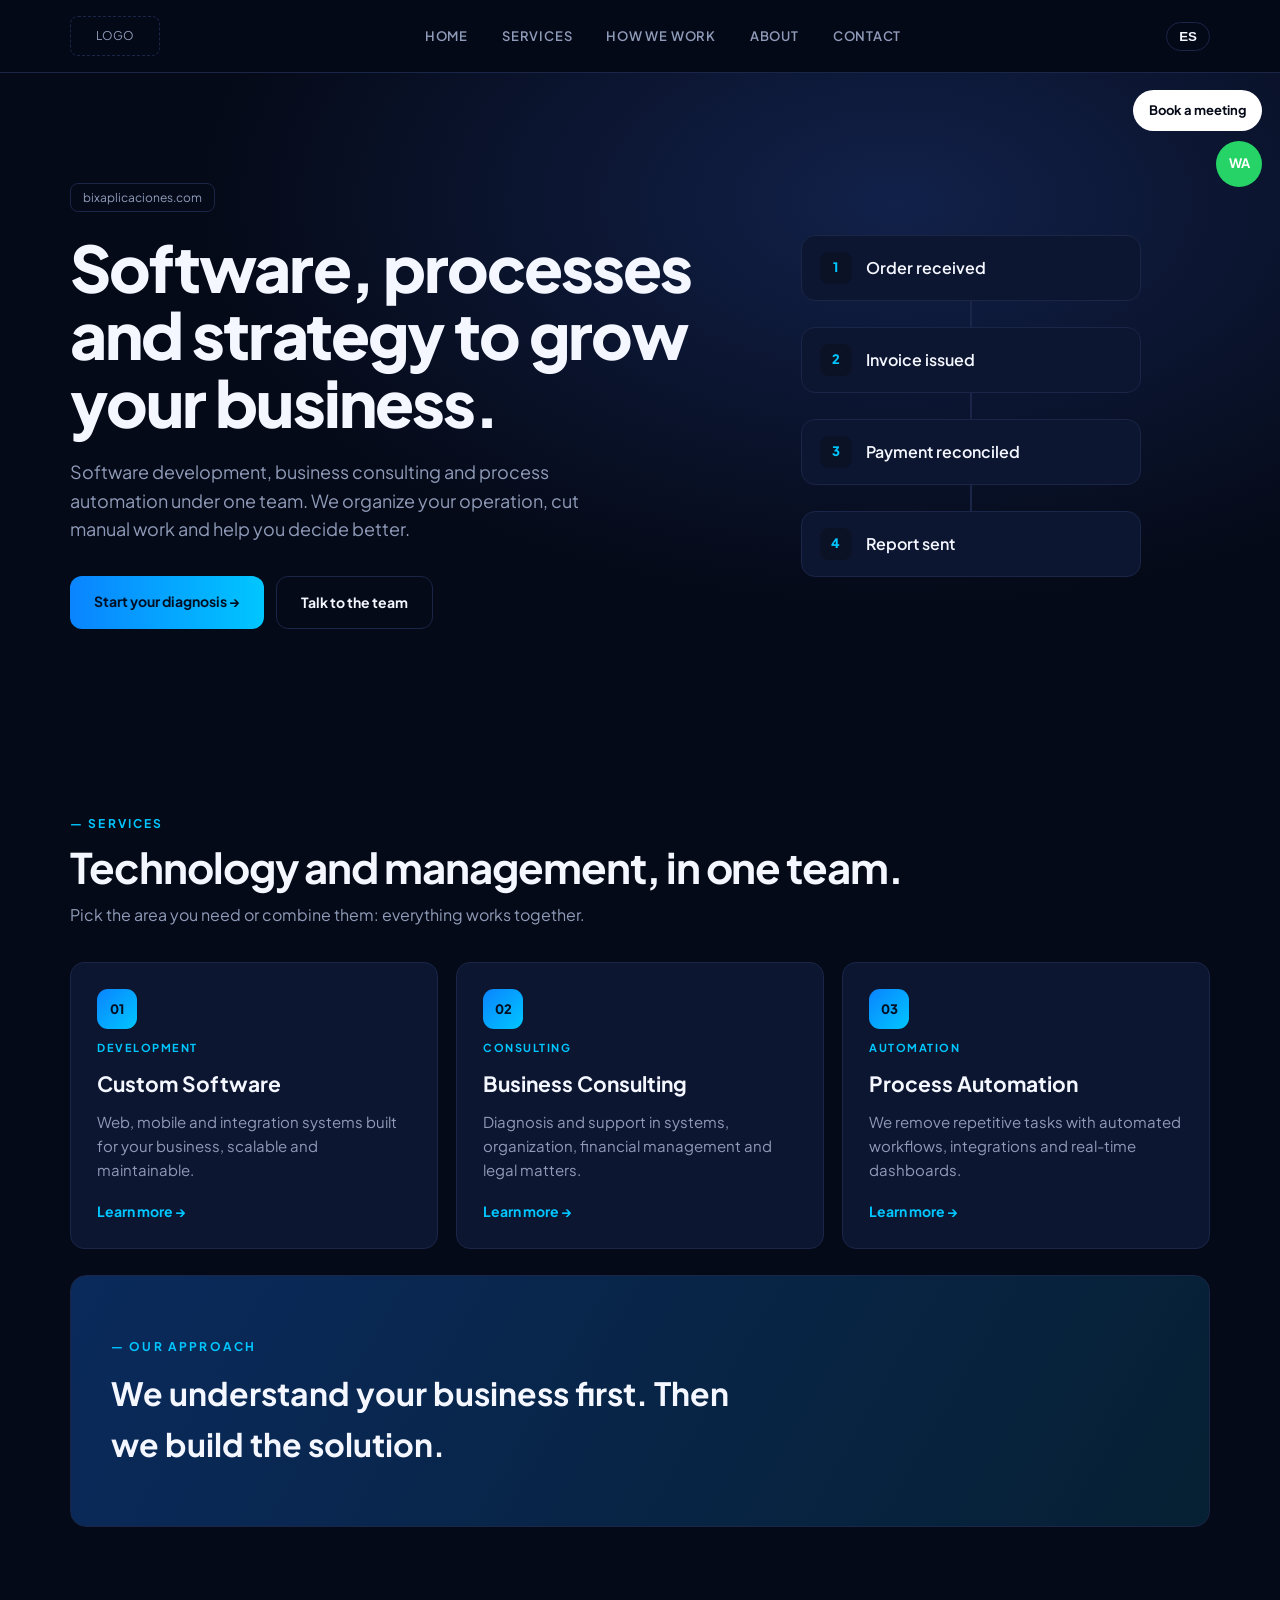
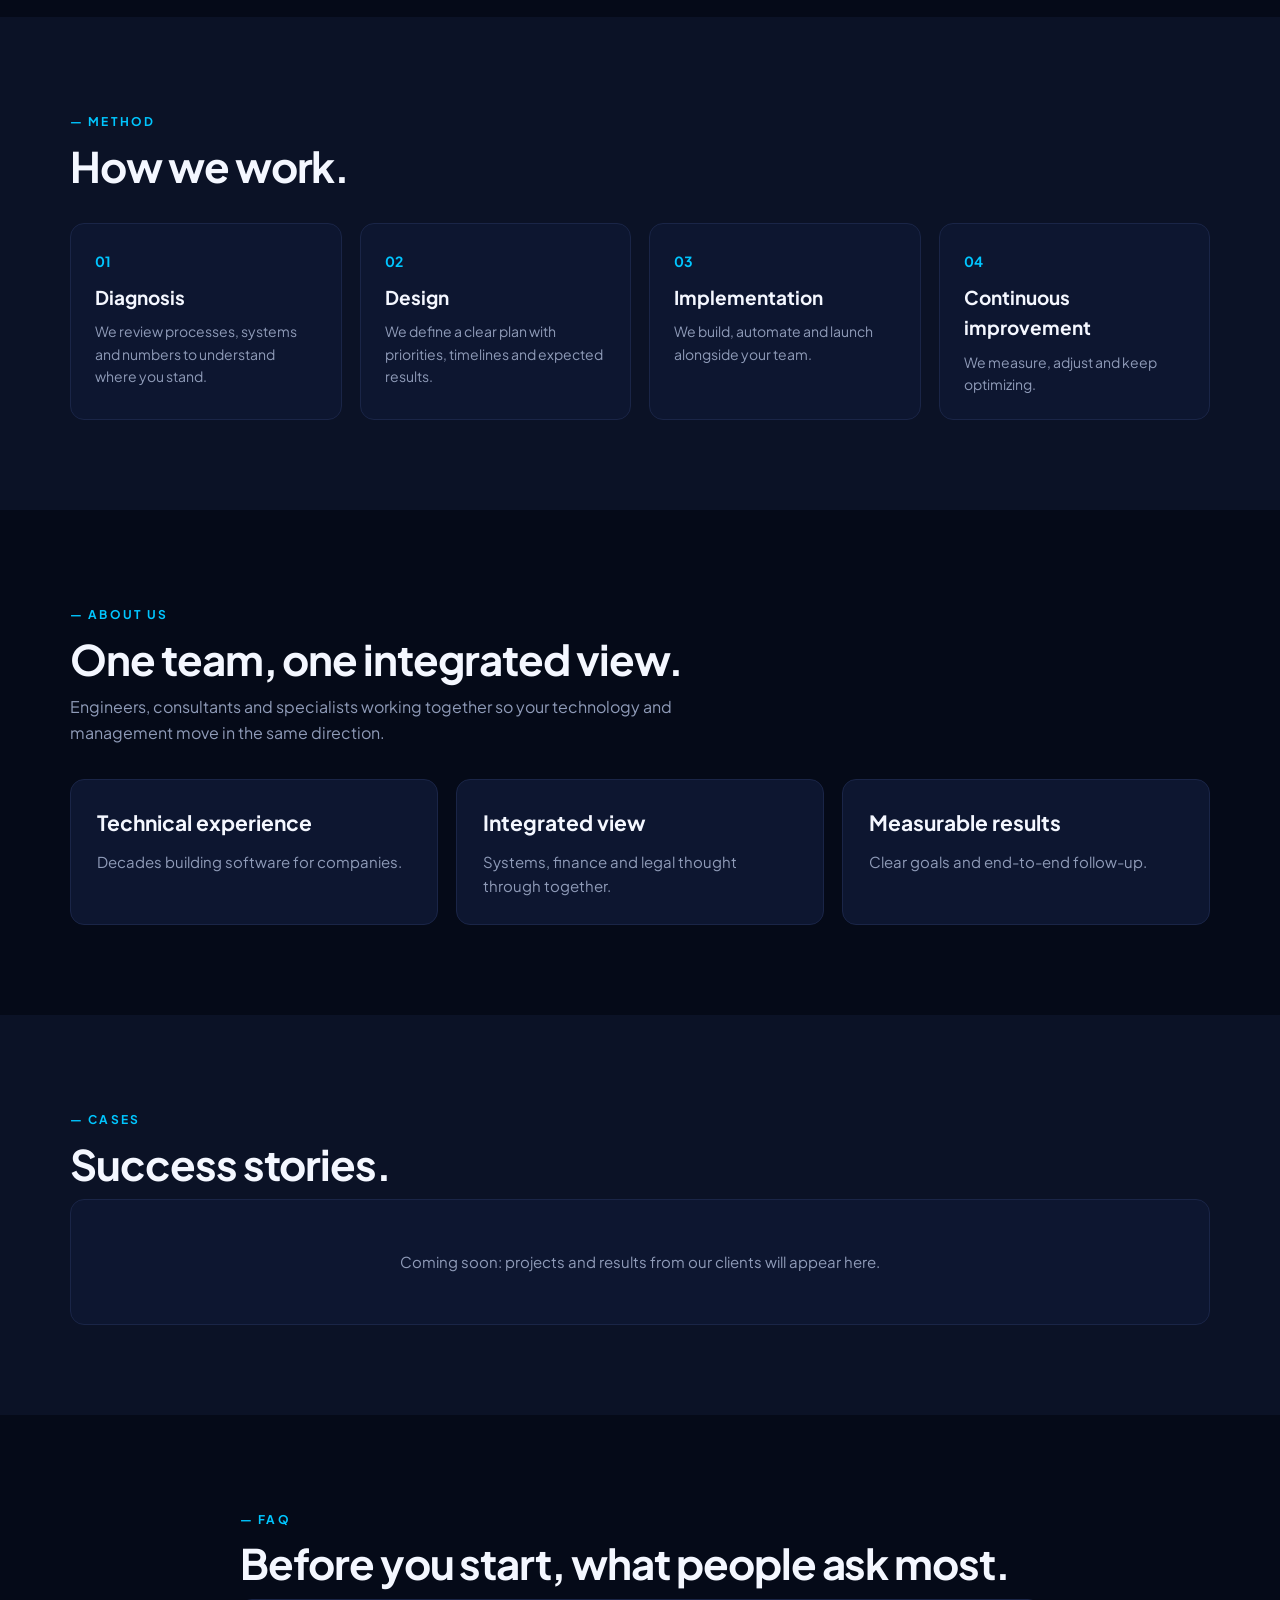
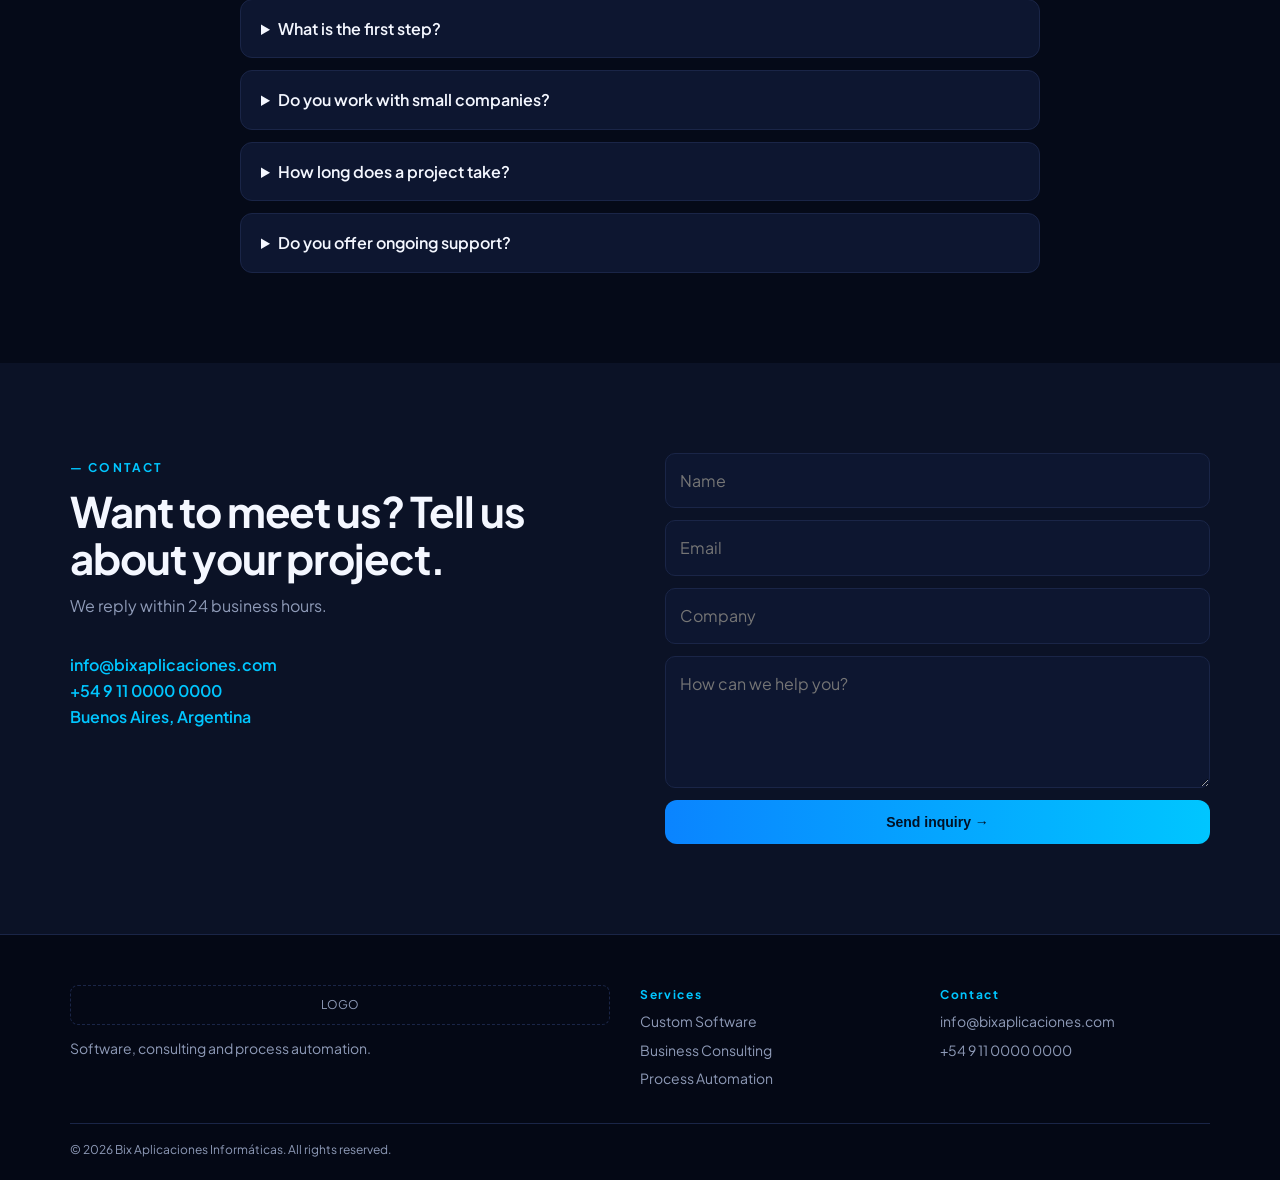
<file: index.html>
<!DOCTYPE html>
<html lang="es">
<head>
<meta charset="UTF-8">
<meta name="viewport" content="width=device-width, initial-scale=1">
<title>Bix Aplicaciones | Software, Consultoría y Automatización</title>
<meta name="description" content="Software, consultoría de empresas y automatización de procesos.">
<link rel="preconnect" href="https://fonts.googleapis.com">
<link href="https://fonts.googleapis.com/css2?family=Plus+Jakarta+Sans:wght@400;500;600;700;800&display=swap" rel="stylesheet">
<link rel="stylesheet" href="styles.css">
</head>
<body>

<header class="nav">
  <div class="container nav-in">
    <!-- LOGO: reemplazar este div por tu <img> -->
    <a href="index.html" class="logo" id="logo">LOGO</a>
    <nav class="menu" id="menu">
      <a href="index.html#inicio" data-i18n="nav_home">Inicio</a>
      <a href="index.html#servicios" data-i18n="nav_services">Servicios</a>
      <a href="index.html#metodo" data-i18n="nav_method">Cómo trabajamos</a>
      <a href="index.html#nosotros" data-i18n="nav_about">Nosotros</a>
      <a href="index.html#contacto" data-i18n="nav_contact">Contacto</a>
    </nav>
    <div class="nav-right">
      <button class="lang" id="langBtn" aria-label="Idioma">EN</button>
      <button class="burger" id="burger" aria-label="Menú">☰</button>
    </div>
  </div>
</header>

<main>
<section class="hero" id="inicio">
  <div class="container hero-grid">
    <div>
      <span class="tag">bixaplicaciones.com</span>
      <h1 data-i18n="hero_title">Software, procesos y estrategia para hacer crecer tu empresa.</h1>
      <p class="lead" data-i18n="hero_text">Desarrollo de software, consultoría de empresas y automatización de procesos bajo un mismo equipo.</p>
      <div class="btns">
        <a class="btn primary" href="#contacto" data-i18n="hero_cta1">Empezá tu diagnóstico →</a>
        <a class="btn ghost" href="#contacto" data-i18n="hero_cta2">Hablar con el equipo</a>
      </div>
    </div>

    <!-- Flujo de automatización animado -->
    <div class="flow" aria-hidden="true">
      <div class="fnode" style="--d:0s"><i>1</i><span data-i18n="fl1">Pedido recibido</span><em>✓</em></div>
      <div class="fline" style="--d:0s"></div>
      <div class="fnode" style="--d:2s"><i>2</i><span data-i18n="fl2">Factura emitida</span><em>✓</em></div>
      <div class="fline" style="--d:.7s"></div>
      <div class="fnode" style="--d:4s"><i>3</i><span data-i18n="fl3">Cobro conciliado</span><em>✓</em></div>
      <div class="fline" style="--d:1.4s"></div>
      <div class="fnode" style="--d:6s"><i>4</i><span data-i18n="fl4">Reporte enviado</span><em>✓</em></div>
    </div>
  </div>
</section>

<section id="servicios" class="section">
  <div class="container">
    <span class="eyebrow" data-i18n="svc_eyebrow">— SERVICIOS</span>
    <h2 data-i18n="svc_title">Tecnología y gestión, en un solo equipo.</h2>
    <p class="sub" data-i18n="svc_sub">Elegí el área que necesitás o combinalas: todo conversa entre sí.</p>
    <div class="grid3">
      <article class="card">
        <div class="ico">01</div>
        <small data-i18n="s1_tag">DESARROLLO</small>
        <h3 data-i18n="s1_title">Software a Medida</h3>
        <p data-i18n="s1_text">Sistemas web, móviles e integraciones diseñados para tu negocio.</p>
        <a href="desarrollo.html" data-i18n="s_more">Conocer más →</a>
      </article>
      <article class="card">
        <div class="ico">02</div>
        <small data-i18n="s2_tag">CONSULTORÍA</small>
        <h3 data-i18n="s2_title">Consultoría de Empresas</h3>
        <p data-i18n="s2_text">Diagnóstico y acompañamiento en sistemas, organización, finanzas y aspectos legales.</p>
        <a href="consultoria.html" data-i18n="s_more">Conocer más →</a>
      </article>
      <article class="card">
        <div class="ico">03</div>
        <small data-i18n="s3_tag">AUTOMATIZACIÓN</small>
        <h3 data-i18n="s3_title">Automatización de Procesos</h3>
        <p data-i18n="s3_text">Eliminamos tareas repetitivas con flujos automáticos y tableros en tiempo real.</p>
        <a href="automatizacion.html" data-i18n="s_more">Conocer más →</a>
      </article>
    </div>

    <div class="banner">
      <span class="eyebrow" data-i18n="ban_eyebrow">— NUESTRO ENFOQUE</span>
      <h3 data-i18n="ban_text">Primero entendemos tu negocio. Después construimos la solución.</h3>
    </div>
  </div>
</section>

<section id="metodo" class="section alt">
  <div class="container">
    <span class="eyebrow" data-i18n="m_eyebrow">— MÉTODO</span>
    <h2 data-i18n="m_title">Cómo trabajamos.</h2>
    <div class="grid4">
      <div class="step"><b>01</b><h4 data-i18n="m1_t">Diagnóstico</h4><p data-i18n="m1_p">Relevamos procesos, sistemas y números.</p></div>
      <div class="step"><b>02</b><h4 data-i18n="m2_t">Diseño</h4><p data-i18n="m2_p">Definimos un plan claro.</p></div>
      <div class="step"><b>03</b><h4 data-i18n="m3_t">Implementación</h4><p data-i18n="m3_p">Desarrollamos y ponemos en marcha.</p></div>
      <div class="step"><b>04</b><h4 data-i18n="m4_t">Mejora continua</h4><p data-i18n="m4_p">Medimos, ajustamos y optimizamos.</p></div>
    </div>
  </div>
</section>

<section id="nosotros" class="section">
  <div class="container">
    <span class="eyebrow" data-i18n="n_eyebrow">— NOSOTROS</span>
    <h2 data-i18n="n_title">Un mismo equipo, una mirada integral.</h2>
    <p class="sub" data-i18n="n_sub">Ingenieros, consultores y especialistas.</p>
    <div class="grid3">
      <div class="card plain"><h3 data-i18n="n1_t">Experiencia técnica</h3><p data-i18n="n1_p">Décadas desarrollando software para empresas.</p></div>
      <div class="card plain"><h3 data-i18n="n2_t">Mirada integral</h3><p data-i18n="n2_p">Sistemas, finanzas y aspectos legales en conjunto.</p></div>
      <div class="card plain"><h3 data-i18n="n3_t">Resultados medibles</h3><p data-i18n="n3_p">Objetivos claros y seguimiento.</p></div>
    </div>
  </div>
</section>

<section id="casos" class="section alt">
  <div class="container">
    <span class="eyebrow" data-i18n="k_eyebrow">— CASOS</span>
    <h2 data-i18n="k_title">Casos de éxito.</h2>
    <div class="card plain soon"><p data-i18n="k_soon">Próximamente.</p></div>
    <!-- Agregar casos aquí -->
  </div>
</section>

<section id="faq" class="section">
  <div class="container narrow">
    <span class="eyebrow" data-i18n="f_eyebrow">— PREGUNTAS FRECUENTES</span>
    <h2 data-i18n="f_title">Antes de empezar, lo que más preguntan.</h2>
    <details><summary data-i18n="f1_q">¿Cómo es el primer paso?</summary><p data-i18n="f1_a">Una reunión sin costo.</p></details>
    <details><summary data-i18n="f2_q">¿Trabajan con empresas pequeñas?</summary><p data-i18n="f2_a">Sí.</p></details>
    <details><summary data-i18n="f3_q">¿Cuánto tarda un proyecto?</summary><p data-i18n="f3_a">Depende del alcance.</p></details>
    <details><summary data-i18n="f4_q">¿Ofrecen soporte posterior?</summary><p data-i18n="f4_a">Sí.</p></details>
  </div>
</section>

<section id="contacto" class="section alt">
  <div class="container">
    <div class="contact">
      <div>
        <span class="eyebrow" data-i18n="c_eyebrow">— CONTACTO</span>
        <h2 data-i18n="c_title">¿Querés conocernos? Contanos tu proyecto.</h2>
        <p class="sub" data-i18n="c_sub">Te respondemos en menos de 24 horas hábiles.</p>
        <p class="info">info@bixaplicaciones.com<br>+54 9 11 0000 0000<br>Buenos Aires, Argentina</p>
      </div>
      <form id="form">
        <input type="text" name="nombre" required data-i18n-ph="f_name" placeholder="Nombre">
        <input type="email" name="email" required data-i18n-ph="f_email" placeholder="Email">
        <input type="text" name="empresa" data-i18n-ph="f_company" placeholder="Empresa">
        <textarea name="mensaje" rows="4" required data-i18n-ph="f_msg" placeholder="¿En qué podemos ayudarte?"></textarea>
        <button class="btn primary" type="submit" data-i18n="f_send">Enviar consulta →</button>
      </form>
    </div>
  </div>
</section>
</main>

<footer class="footer">
  <div class="container foot">
    <div><div class="logo">LOGO</div><p data-i18n="ft_text">Software, consultoría y automatización de procesos.</p></div>
    <div><h5 data-i18n="nav_services">Servicios</h5><a href="desarrollo.html" data-i18n="s1_title">Software a Medida</a><a href="consultoria.html" data-i18n="s2_title">Consultoría de Empresas</a><a href="automatizacion.html" data-i18n="s3_title">Automatización de Procesos</a></div>
    <div><h5 data-i18n="nav_contact">Contacto</h5><a href="mailto:info@bixaplicaciones.com">info@bixaplicaciones.com</a><a href="tel:+5491100000000">+54 9 11 0000 0000</a></div>
  </div>
  <div class="container copy">© 2026 Bix Aplicaciones Informáticas. <span data-i18n="ft_rights">Todos los derechos reservados.</span></div>
</footer>

<div class="float">
  <a class="fl meet" href="#contacto" data-i18n="float_meet">Agendá una reunión</a>
  <a class="fl wa" href="https://wa.me/5491100000000" target="_blank" rel="noopener" aria-label="WhatsApp">WA</a>
</div>

<script src="script.js"></script>
</body>
</html>
</file>
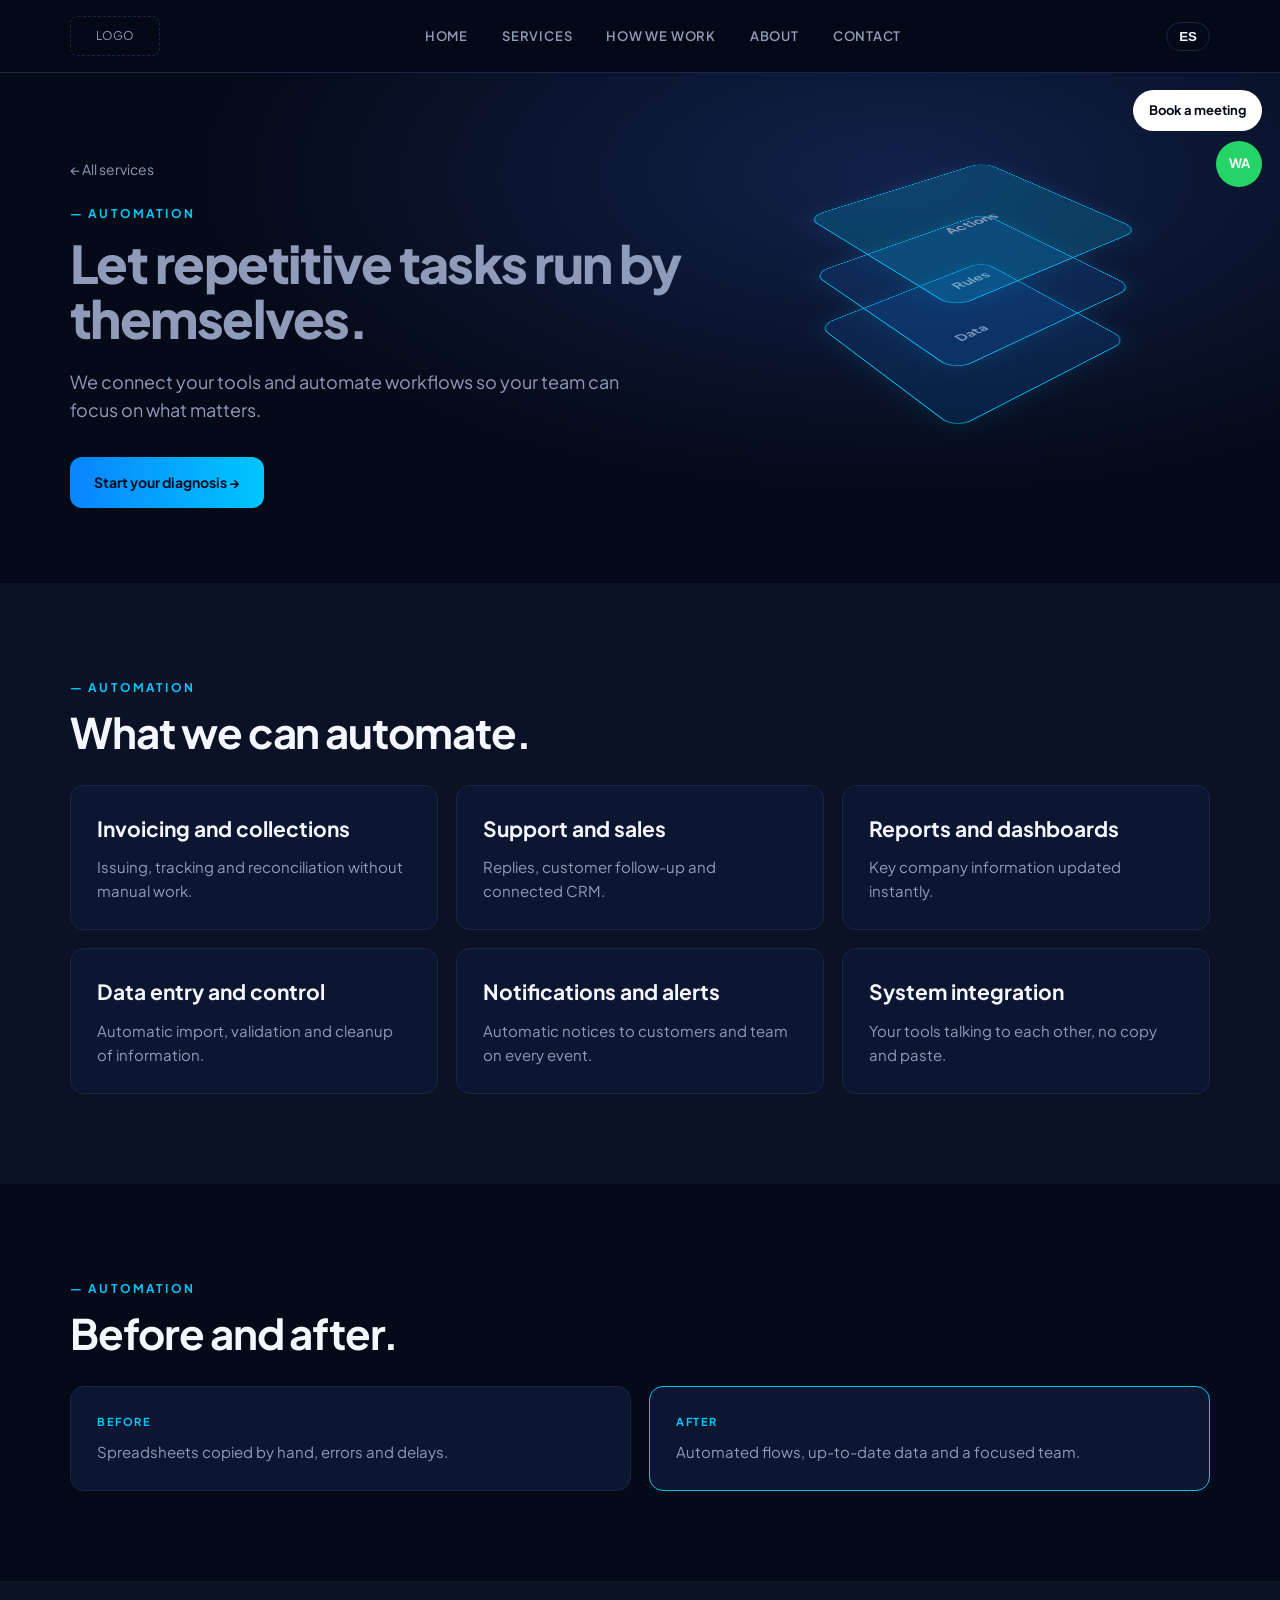
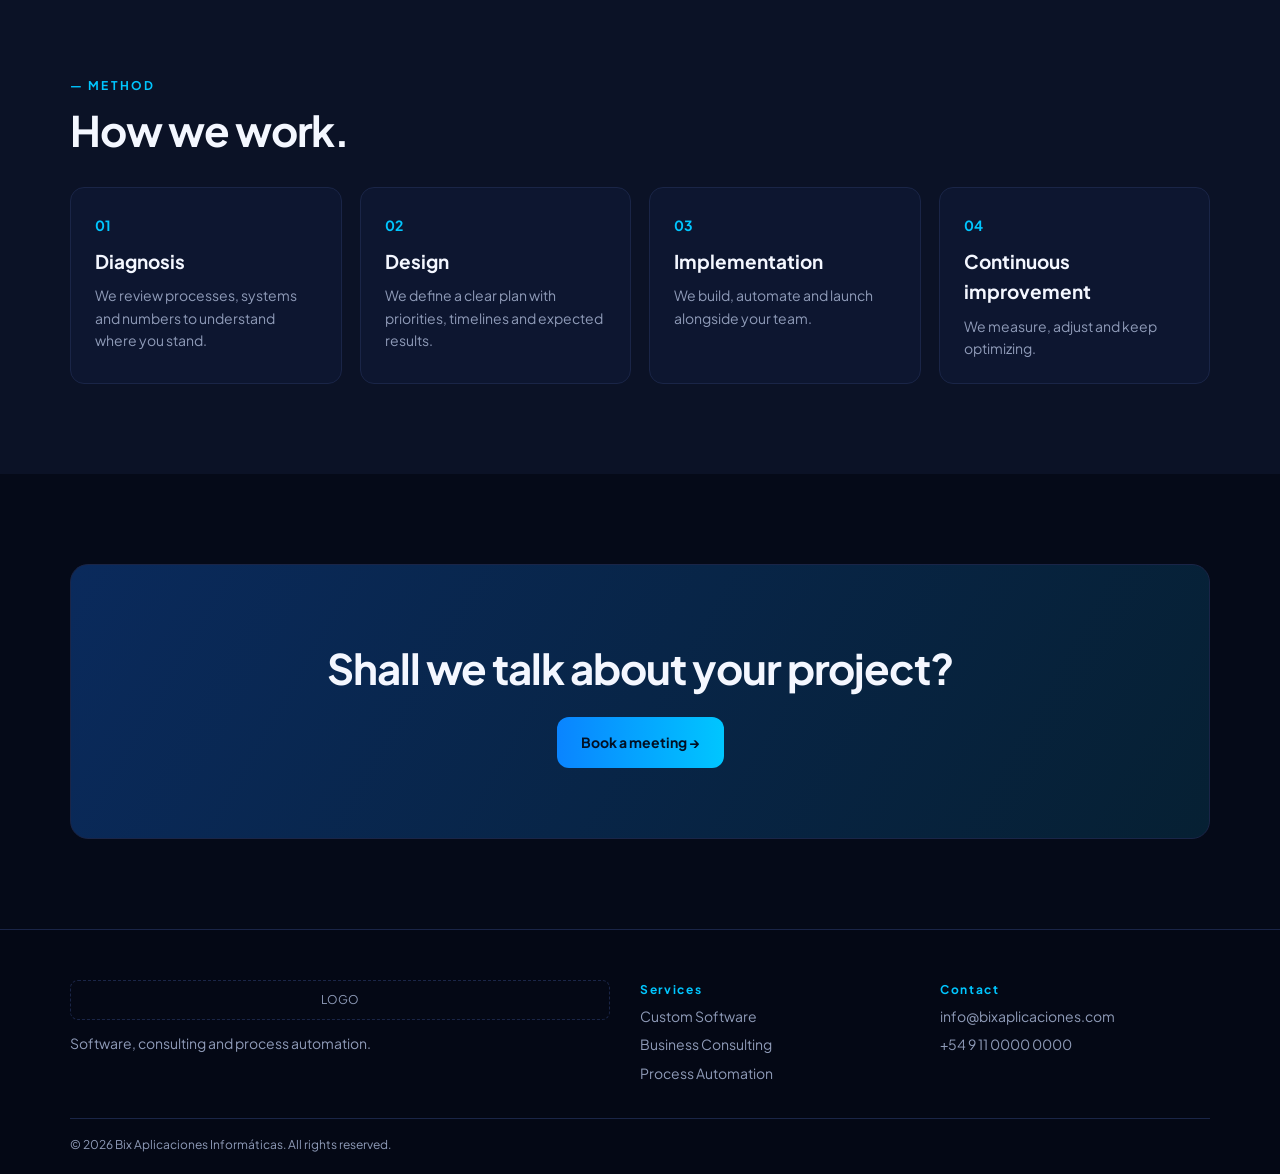
<file: automatizacion.html>
<!DOCTYPE html>
<html lang="es">
<head>
<meta charset="UTF-8">
<meta name="viewport" content="width=device-width, initial-scale=1">
<title>Automatización de Procesos | Bix Aplicaciones</title>
<link rel="preconnect" href="https://fonts.googleapis.com">
<link href="https://fonts.googleapis.com/css2?family=Plus+Jakarta+Sans:wght@400;500;600;700;800&display=swap" rel="stylesheet">
<link rel="stylesheet" href="styles.css">
</head>
<body>
<header class="nav">
  <div class="container nav-in">
    <a href="index.html" class="logo">LOGO</a>
    <nav class="menu" id="menu">
      <a href="index.html#inicio" data-i18n="nav_home">Inicio</a>
      <a href="index.html#servicios" data-i18n="nav_services">Servicios</a>
      <a href="index.html#metodo" data-i18n="nav_method">Cómo trabajamos</a>
      <a href="index.html#nosotros" data-i18n="nav_about">Nosotros</a>
      <a href="index.html#contacto" data-i18n="nav_contact">Contacto</a>
    </nav>
    <div class="nav-right"><button class="lang" id="langBtn">EN</button><button class="burger" id="burger" aria-label="Menú">☰</button></div>
  </div>
</header>

<main>
<section class="hero sub">
  <div class="container hero-grid">
    <div>
      <a class="back" href="index.html#servicios" data-i18n="back">← Todos los servicios</a>
      <span class="eyebrow" data-i18n="au_eyebrow">— AUTOMATIZACIÓN</span>
      <h1 data-i18n="au_title">Que las tareas repetitivas se hagan solas.</h1>
      <p class="lead" data-i18n="au_text">Conectamos tus herramientas y automatizamos flujos de trabajo para que tu equipo se dedique a lo importante.</p>
      <div class="btns"><a class="btn primary" href="index.html#contacto" data-i18n="hero_cta1">Empezá tu diagnóstico →</a></div>
    </div>
    <div class="iso" aria-hidden="true">
      <div class="stack">
        <div class="layer"><span data-i18n="au_l1">Datos</span></div>
        <div class="layer"><span data-i18n="au_l2">Reglas</span></div>
        <div class="layer"><span data-i18n="au_l3">Acciones</span></div>
      </div>
    </div>
  </div>
</section>

<section class="section alt">
  <div class="container">
    <span class="eyebrow" data-i18n="au_eyebrow">— AUTOMATIZACIÓN</span>
    <h2 data-i18n="a_title">Qué podemos automatizar.</h2>
    <div class="grid3">
      <div class="card plain"><h3 data-i18n="a1_t">Facturación y cobranzas</h3><p data-i18n="a1_p"></p></div>
      <div class="card plain"><h3 data-i18n="a2_t">Atención y ventas</h3><p data-i18n="a2_p"></p></div>
      <div class="card plain"><h3 data-i18n="a3_t">Reportes y tableros</h3><p data-i18n="a3_p"></p></div>
      <div class="card plain"><h3 data-i18n="a4_t">Carga y control de datos</h3><p data-i18n="a4_p"></p></div>
      <div class="card plain"><h3 data-i18n="a5_t">Notificaciones y alertas</h3><p data-i18n="a5_p"></p></div>
      <div class="card plain"><h3 data-i18n="a6_t">Integración entre sistemas</h3><p data-i18n="a6_p"></p></div>
    </div>
  </div>
</section>

<section class="section">
  <div class="container">
    <span class="eyebrow" data-i18n="au_eyebrow">— AUTOMATIZACIÓN</span>
    <h2 data-i18n="au_ba">Antes y después.</h2>
    <div class="grid2">
      <div class="card plain"><small data-i18n="au_b_t">ANTES</small><p data-i18n="au_b_p">Planillas copiadas a mano, errores y demoras.</p></div>
      <div class="card plain after"><small data-i18n="au_a_t">DESPUÉS</small><p data-i18n="au_a_p">Flujos automáticos, datos al día y un equipo enfocado.</p></div>
    </div>
  </div>
</section>

<section class="section alt">
  <div class="container">
    <span class="eyebrow" data-i18n="m_eyebrow">— MÉTODO</span>
    <h2 data-i18n="m_title">Cómo trabajamos.</h2>
    <div class="grid4">
      <div class="step"><b>01</b><h4 data-i18n="m1_t">Diagnóstico</h4><p data-i18n="m1_p"></p></div>
      <div class="step"><b>02</b><h4 data-i18n="m2_t">Diseño</h4><p data-i18n="m2_p"></p></div>
      <div class="step"><b>03</b><h4 data-i18n="m3_t">Implementación</h4><p data-i18n="m3_p"></p></div>
      <div class="step"><b>04</b><h4 data-i18n="m4_t">Mejora continua</h4><p data-i18n="m4_p"></p></div>
    </div>
  </div>
</section>

<section class="section"><div class="container"><div class="cta"><h2 data-i18n="cta_title">¿Hablamos de tu proyecto?</h2><a class="btn primary" href="index.html#contacto" data-i18n="cta_btn">Agendá una reunión →</a></div></div></section>
</main>

<footer class="footer">
  <div class="container foot">
    <div><div class="logo">LOGO</div><p data-i18n="ft_text"></p></div>
    <div><h5 data-i18n="nav_services">Servicios</h5><a href="desarrollo.html" data-i18n="s1_title"></a><a href="consultoria.html" data-i18n="s2_title"></a><a href="automatizacion.html" data-i18n="s3_title"></a></div>
    <div><h5 data-i18n="nav_contact">Contacto</h5><a href="mailto:info@bixaplicaciones.com">info@bixaplicaciones.com</a><a href="tel:+5491100000000">+54 9 11 0000 0000</a></div>
  </div>
  <div class="container copy">© 2026 Bix Aplicaciones Informáticas. <span data-i18n="ft_rights"></span></div>
</footer>
<div class="float"><a class="fl meet" href="index.html#contacto" data-i18n="float_meet">Agendá una reunión</a><a class="fl wa" href="https://wa.me/5491100000000" target="_blank" rel="noopener" aria-label="WhatsApp">WA</a></div>
<script src="script.js"></script>
</body>
</html>
</file>
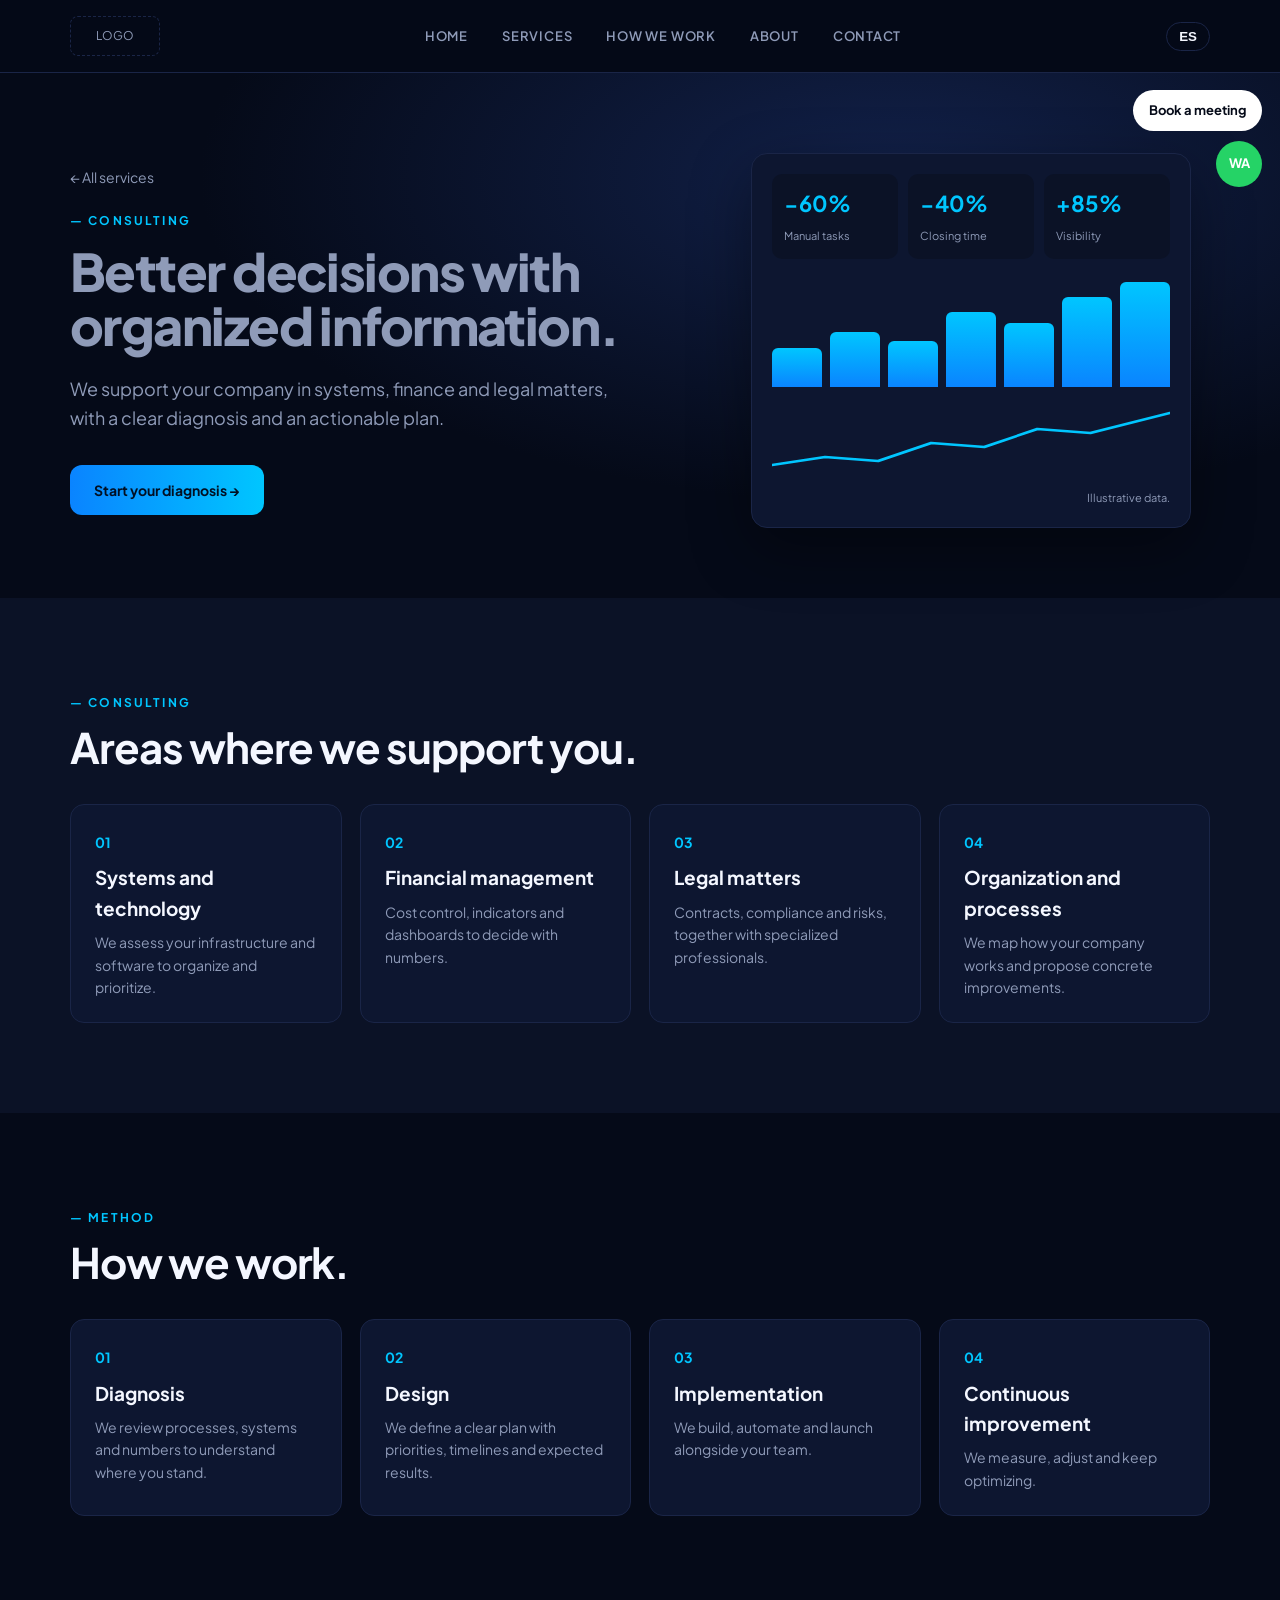
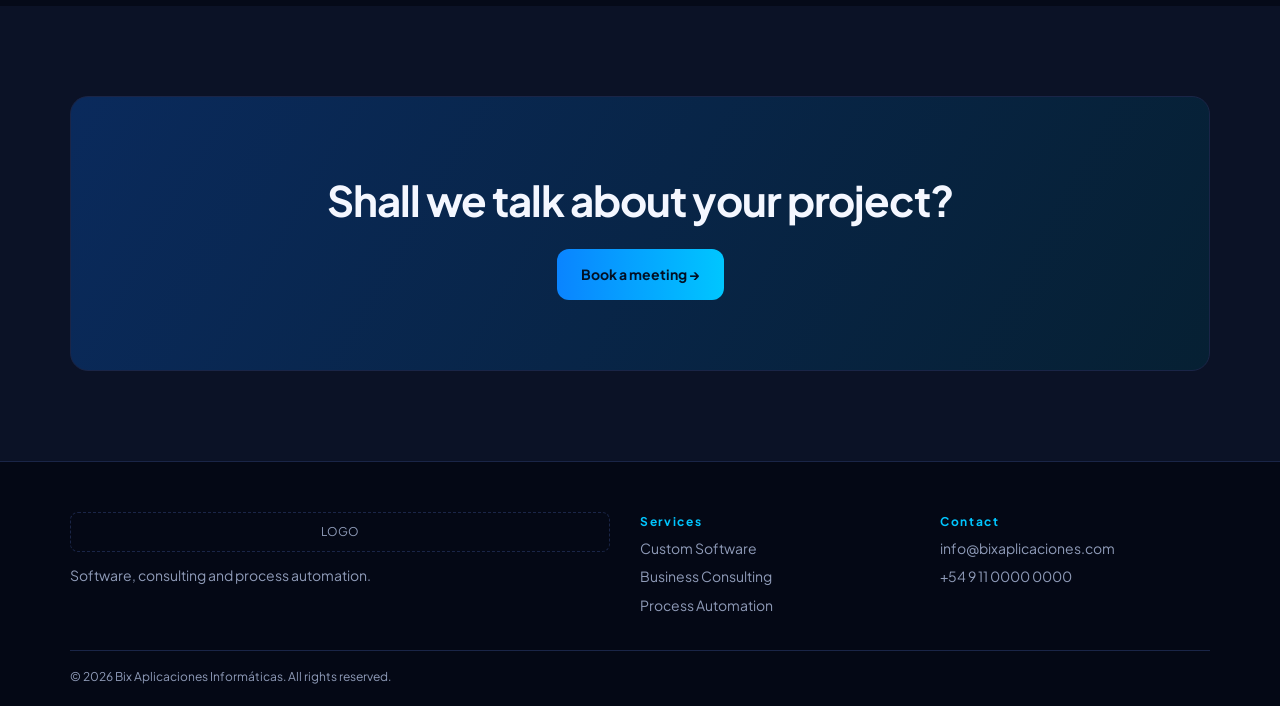
<file: consultoria.html>
<!DOCTYPE html>
<html lang="es">
<head>
<meta charset="UTF-8">
<meta name="viewport" content="width=device-width, initial-scale=1">
<title>Consultoría de Empresas | Bix Aplicaciones</title>
<link rel="preconnect" href="https://fonts.googleapis.com">
<link href="https://fonts.googleapis.com/css2?family=Plus+Jakarta+Sans:wght@400;500;600;700;800&display=swap" rel="stylesheet">
<link rel="stylesheet" href="styles.css">
</head>
<body>
<header class="nav">
  <div class="container nav-in">
    <a href="index.html" class="logo">LOGO</a>
    <nav class="menu" id="menu">
      <a href="index.html#inicio" data-i18n="nav_home">Inicio</a>
      <a href="index.html#servicios" data-i18n="nav_services">Servicios</a>
      <a href="index.html#metodo" data-i18n="nav_method">Cómo trabajamos</a>
      <a href="index.html#nosotros" data-i18n="nav_about">Nosotros</a>
      <a href="index.html#contacto" data-i18n="nav_contact">Contacto</a>
    </nav>
    <div class="nav-right"><button class="lang" id="langBtn">EN</button><button class="burger" id="burger" aria-label="Menú">☰</button></div>
  </div>
</header>

<main>
<section class="hero sub">
  <div class="container hero-grid">
    <div>
      <a class="back" href="index.html#servicios" data-i18n="back">← Todos los servicios</a>
      <span class="eyebrow" data-i18n="cs_eyebrow">— CONSULTORÍA</span>
      <h1 data-i18n="cs_title">Mejores decisiones con la información ordenada.</h1>
      <p class="lead" data-i18n="cs_text">Acompañamos a tu empresa en sistemas, finanzas y aspectos legales, con un diagnóstico claro y un plan accionable.</p>
      <div class="btns"><a class="btn primary" href="index.html#contacto" data-i18n="hero_cta1">Empezá tu diagnóstico →</a></div>
    </div>
    <div class="dash" aria-hidden="true">
      <div class="kpis">
        <div class="kpi"><b>−60%</b><small data-i18n="cs_k1">Tareas manuales</small></div>
        <div class="kpi"><b>−40%</b><small data-i18n="cs_k2">Tiempo de cierre</small></div>
        <div class="kpi"><b>+85%</b><small data-i18n="cs_k3">Visibilidad</small></div>
      </div>
      <div class="bars"><span style="--h:35%"></span><span style="--h:50%"></span><span style="--h:42%"></span><span style="--h:68%"></span><span style="--h:58%"></span><span style="--h:82%"></span><span style="--h:95%"></span></div>
      <svg viewBox="0 0 300 70" preserveAspectRatio="none"><polyline class="ln" pathLength="1" points="0,60 40,52 80,56 120,38 160,42 200,24 240,28 300,8" fill="none" stroke="#00c6ff" stroke-width="2.5" stroke-linecap="round" stroke-linejoin="round"/></svg>
      <p class="note" data-i18n="cs_note">Datos ilustrativos.</p>
    </div>
  </div>
</section>

<section class="section alt">
  <div class="container">
    <span class="eyebrow" data-i18n="cs_eyebrow">— CONSULTORÍA</span>
    <h2 data-i18n="cs_a_title">Áreas en las que te acompañamos.</h2>
    <div class="grid4">
      <div class="step"><b>01</b><h4 data-i18n="cs1_t">Sistemas y tecnología</h4><p data-i18n="cs1_p">Evaluamos tu infraestructura y software para ordenar y priorizar.</p></div>
      <div class="step"><b>02</b><h4 data-i18n="cs2_t">Gestión financiera</h4><p data-i18n="cs2_p">Control de costos, indicadores y tableros para decidir con números.</p></div>
      <div class="step"><b>03</b><h4 data-i18n="cs3_t">Aspectos legales</h4><p data-i18n="cs3_p">Contratos, cumplimiento y riesgos, junto a profesionales especializados.</p></div>
      <div class="step"><b>04</b><h4 data-i18n="cs4_t">Organización y procesos</h4><p data-i18n="cs4_p">Mapeamos cómo trabaja tu empresa y proponemos mejoras concretas.</p></div>
    </div>
  </div>
</section>

<section class="section">
  <div class="container">
    <span class="eyebrow" data-i18n="m_eyebrow">— MÉTODO</span>
    <h2 data-i18n="m_title">Cómo trabajamos.</h2>
    <div class="grid4">
      <div class="step"><b>01</b><h4 data-i18n="m1_t">Diagnóstico</h4><p data-i18n="m1_p"></p></div>
      <div class="step"><b>02</b><h4 data-i18n="m2_t">Diseño</h4><p data-i18n="m2_p"></p></div>
      <div class="step"><b>03</b><h4 data-i18n="m3_t">Implementación</h4><p data-i18n="m3_p"></p></div>
      <div class="step"><b>04</b><h4 data-i18n="m4_t">Mejora continua</h4><p data-i18n="m4_p"></p></div>
    </div>
  </div>
</section>

<section class="section alt"><div class="container"><div class="cta"><h2 data-i18n="cta_title">¿Hablamos de tu proyecto?</h2><a class="btn primary" href="index.html#contacto" data-i18n="cta_btn">Agendá una reunión →</a></div></div></section>
</main>

<footer class="footer">
  <div class="container foot">
    <div><div class="logo">LOGO</div><p data-i18n="ft_text"></p></div>
    <div><h5 data-i18n="nav_services">Servicios</h5><a href="desarrollo.html" data-i18n="s1_title"></a><a href="consultoria.html" data-i18n="s2_title"></a><a href="automatizacion.html" data-i18n="s3_title"></a></div>
    <div><h5 data-i18n="nav_contact">Contacto</h5><a href="mailto:info@bixaplicaciones.com">info@bixaplicaciones.com</a><a href="tel:+5491100000000">+54 9 11 0000 0000</a></div>
  </div>
  <div class="container copy">© 2026 Bix Aplicaciones Informáticas. <span data-i18n="ft_rights"></span></div>
</footer>
<div class="float"><a class="fl meet" href="index.html#contacto" data-i18n="float_meet">Agendá una reunión</a><a class="fl wa" href="https://wa.me/5491100000000" target="_blank" rel="noopener" aria-label="WhatsApp">WA</a></div>
<script src="script.js"></script>
</body>
</html>
</file>
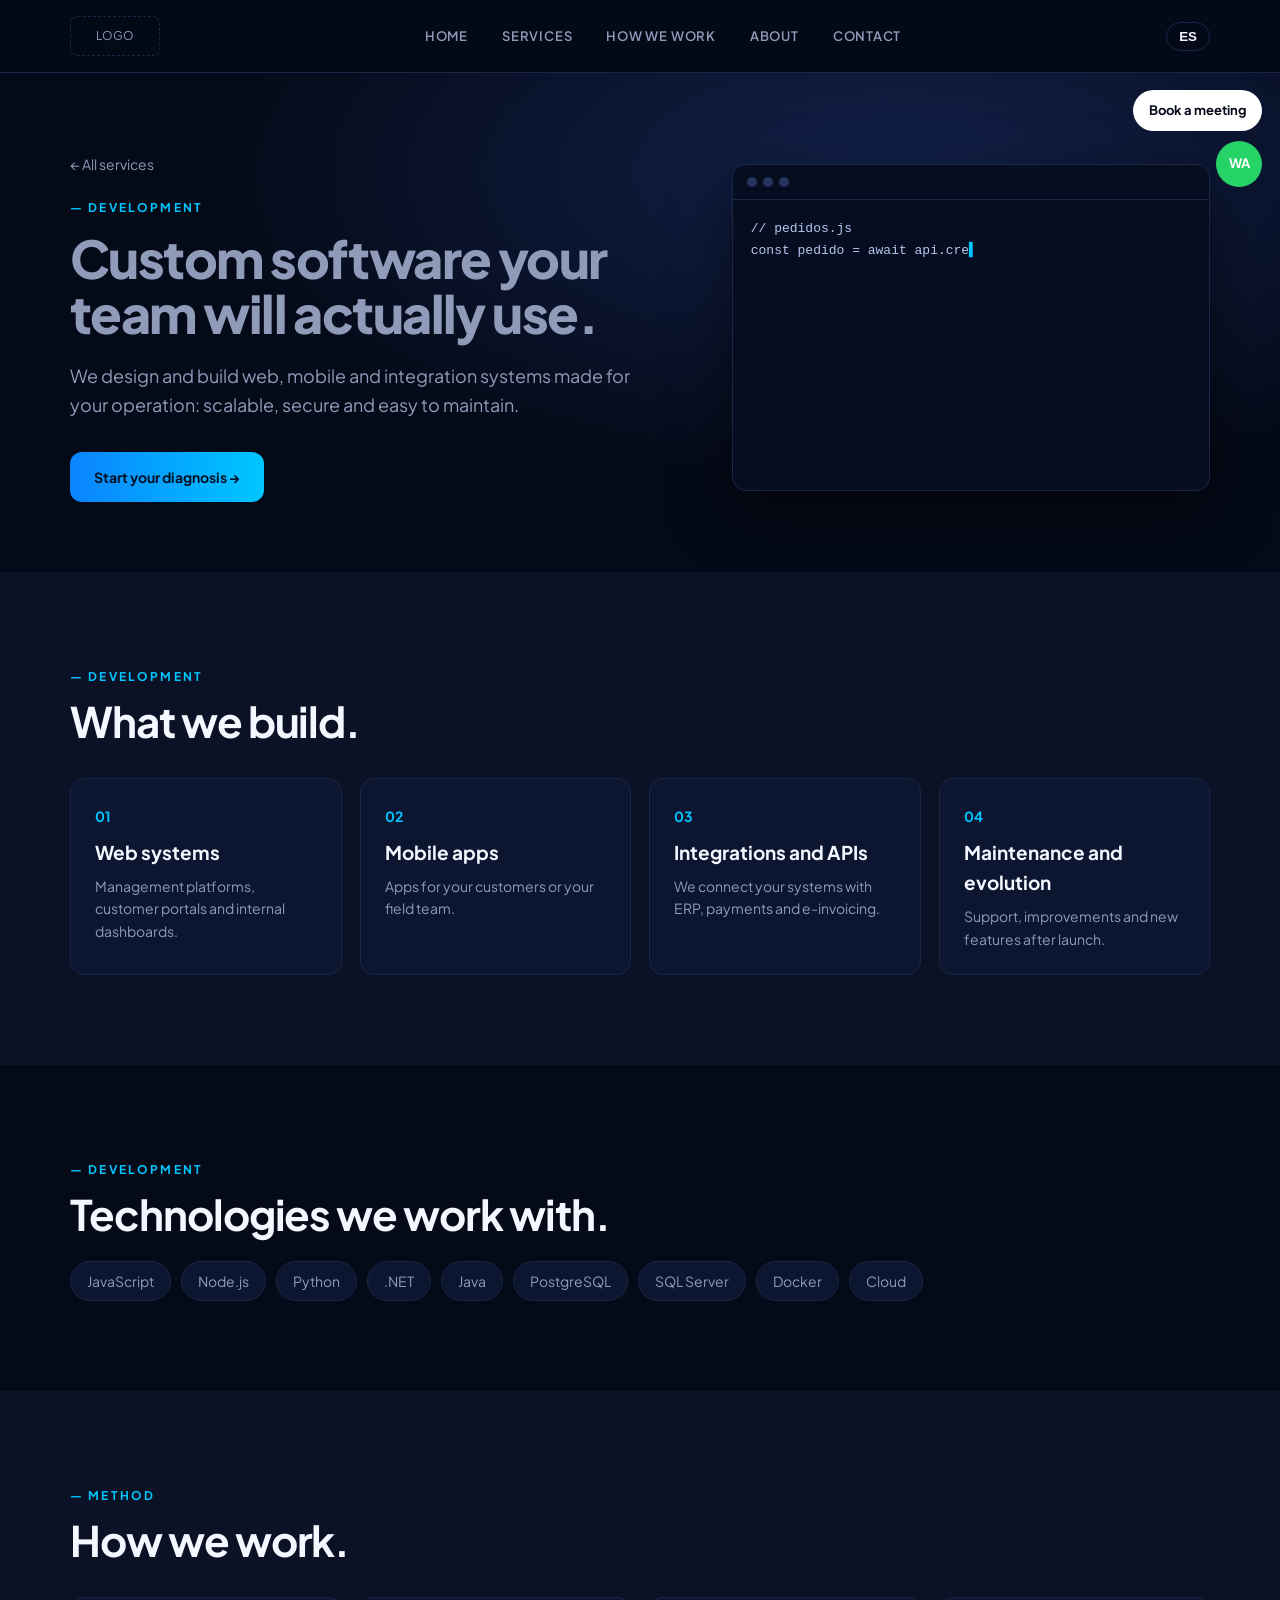
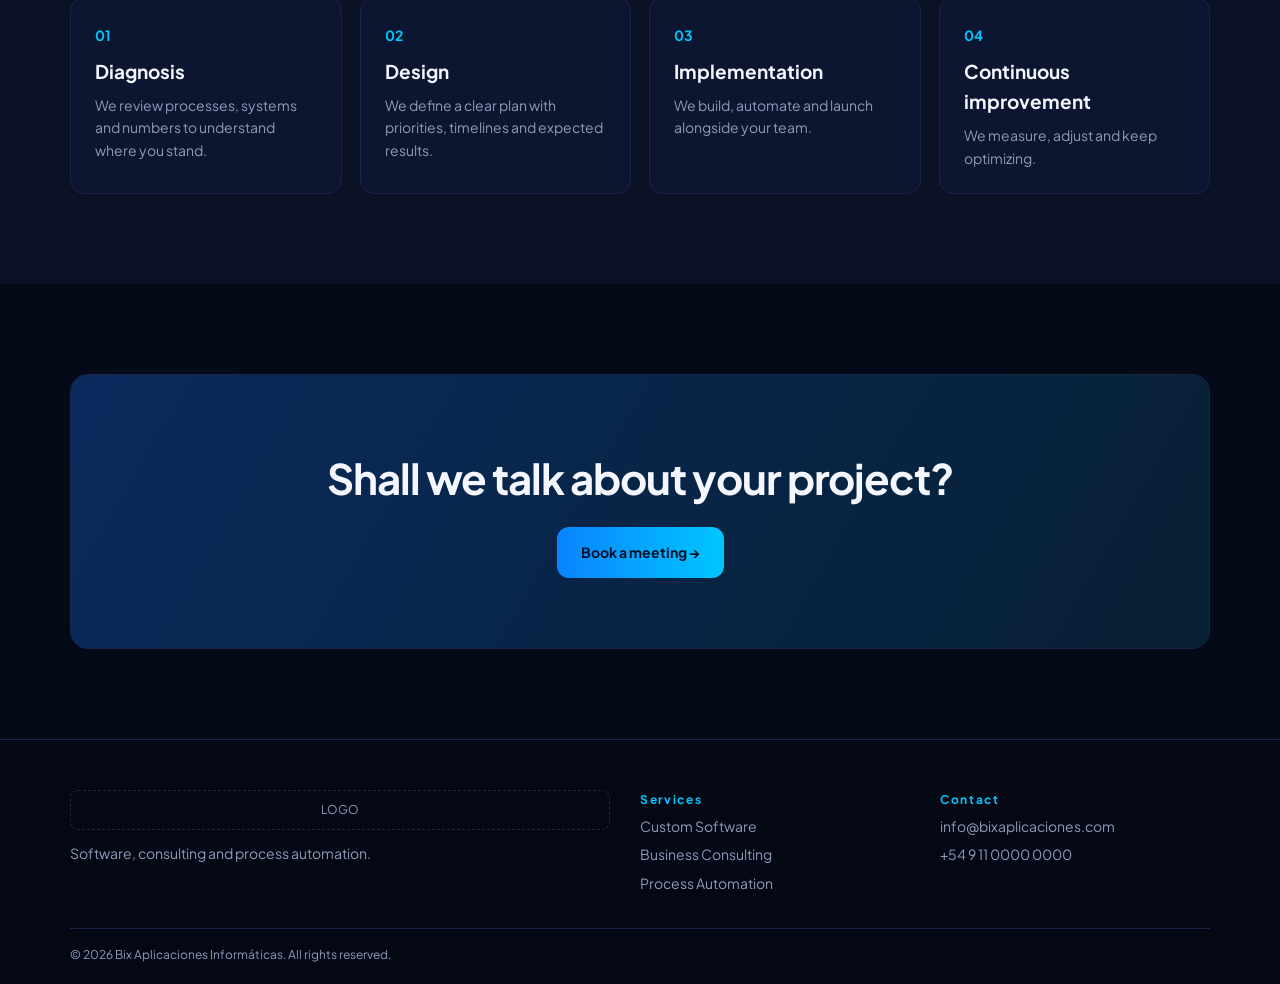
<file: desarrollo.html>
<!DOCTYPE html>
<html lang="es">
<head>
<meta charset="UTF-8">
<meta name="viewport" content="width=device-width, initial-scale=1">
<title>Software a Medida | Bix Aplicaciones</title>
<link rel="preconnect" href="https://fonts.googleapis.com">
<link href="https://fonts.googleapis.com/css2?family=Plus+Jakarta+Sans:wght@400;500;600;700;800&display=swap" rel="stylesheet">
<link rel="stylesheet" href="styles.css">
</head>
<body>
<header class="nav">
  <div class="container nav-in">
    <a href="index.html" class="logo">LOGO</a>
    <nav class="menu" id="menu">
      <a href="index.html#inicio" data-i18n="nav_home">Inicio</a>
      <a href="index.html#servicios" data-i18n="nav_services">Servicios</a>
      <a href="index.html#metodo" data-i18n="nav_method">Cómo trabajamos</a>
      <a href="index.html#nosotros" data-i18n="nav_about">Nosotros</a>
      <a href="index.html#contacto" data-i18n="nav_contact">Contacto</a>
    </nav>
    <div class="nav-right"><button class="lang" id="langBtn">EN</button><button class="burger" id="burger" aria-label="Menú">☰</button></div>
  </div>
</header>

<main>
<section class="hero sub">
  <div class="container hero-grid">
    <div>
      <a class="back" href="index.html#servicios" data-i18n="back">← Todos los servicios</a>
      <span class="eyebrow" data-i18n="dv_eyebrow">— DESARROLLO</span>
      <h1 data-i18n="dv_title">Software a medida que tu equipo realmente usa.</h1>
      <p class="lead" data-i18n="dv_text">Diseñamos y construimos sistemas web, móviles e integraciones pensados para tu operación.</p>
      <div class="btns"><a class="btn primary" href="index.html#contacto" data-i18n="hero_cta1">Empezá tu diagnóstico →</a></div>
    </div>
    <div class="term" aria-hidden="true">
      <div class="tbar"><span></span><span></span><span></span></div>
      <pre id="term" class="cur"></pre>
    </div>
  </div>
</section>

<section class="section alt">
  <div class="container">
    <span class="eyebrow" data-i18n="dv_eyebrow">— DESARROLLO</span>
    <h2 data-i18n="dv_w_title">Qué desarrollamos.</h2>
    <div class="grid4">
      <div class="step"><b>01</b><h4 data-i18n="dv1_t">Sistemas web</h4><p data-i18n="dv1_p">Plataformas de gestión, portales de clientes y paneles internos.</p></div>
      <div class="step"><b>02</b><h4 data-i18n="dv2_t">Apps móviles</h4><p data-i18n="dv2_p">Aplicaciones para tus clientes o tu equipo en campo.</p></div>
      <div class="step"><b>03</b><h4 data-i18n="dv3_t">Integraciones y APIs</h4><p data-i18n="dv3_p">Conectamos tus sistemas con ERP, pagos y facturación electrónica.</p></div>
      <div class="step"><b>04</b><h4 data-i18n="dv4_t">Mantenimiento y evolución</h4><p data-i18n="dv4_p">Soporte, mejoras y nuevas funciones después del lanzamiento.</p></div>
    </div>
  </div>
</section>

<section class="section">
  <div class="container">
    <span class="eyebrow" data-i18n="dv_eyebrow">— DESARROLLO</span>
    <h2 data-i18n="dv_tech">Tecnologías con las que trabajamos.</h2>
    <!-- Editar con tu stack real -->
    <div class="chips"><span class="chip">JavaScript</span><span class="chip">Node.js</span><span class="chip">Python</span><span class="chip">.NET</span><span class="chip">Java</span><span class="chip">PostgreSQL</span><span class="chip">SQL Server</span><span class="chip">Docker</span><span class="chip">Cloud</span></div>
  </div>
</section>

<section class="section alt">
  <div class="container">
    <span class="eyebrow" data-i18n="m_eyebrow">— MÉTODO</span>
    <h2 data-i18n="m_title">Cómo trabajamos.</h2>
    <div class="grid4">
      <div class="step"><b>01</b><h4 data-i18n="m1_t">Diagnóstico</h4><p data-i18n="m1_p"></p></div>
      <div class="step"><b>02</b><h4 data-i18n="m2_t">Diseño</h4><p data-i18n="m2_p"></p></div>
      <div class="step"><b>03</b><h4 data-i18n="m3_t">Implementación</h4><p data-i18n="m3_p"></p></div>
      <div class="step"><b>04</b><h4 data-i18n="m4_t">Mejora continua</h4><p data-i18n="m4_p"></p></div>
    </div>
  </div>
</section>

<section class="section"><div class="container"><div class="cta"><h2 data-i18n="cta_title">¿Hablamos de tu proyecto?</h2><a class="btn primary" href="index.html#contacto" data-i18n="cta_btn">Agendá una reunión →</a></div></div></section>
</main>

<footer class="footer">
  <div class="container foot">
    <div><div class="logo">LOGO</div><p data-i18n="ft_text"></p></div>
    <div><h5 data-i18n="nav_services">Servicios</h5><a href="desarrollo.html" data-i18n="s1_title"></a><a href="consultoria.html" data-i18n="s2_title"></a><a href="automatizacion.html" data-i18n="s3_title"></a></div>
    <div><h5 data-i18n="nav_contact">Contacto</h5><a href="mailto:info@bixaplicaciones.com">info@bixaplicaciones.com</a><a href="tel:+5491100000000">+54 9 11 0000 0000</a></div>
  </div>
  <div class="container copy">© 2026 Bix Aplicaciones Informáticas. <span data-i18n="ft_rights"></span></div>
</footer>
<div class="float"><a class="fl meet" href="index.html#contacto" data-i18n="float_meet">Agendá una reunión</a><a class="fl wa" href="https://wa.me/5491100000000" target="_blank" rel="noopener" aria-label="WhatsApp">WA</a></div>
<script src="script.js"></script>
</body>
</html>
</file>
<file: styles.css>
:root{--bg:#050a18;--bg2:#0b1226;--card:#0d1630;--line:#1a2547;--tx:#f4f7ff;--mut:#8f9bb8;--b1:#0a84ff;--b2:#00c6ff}
*{box-sizing:border-box;margin:0;padding:0}
html{scroll-behavior:smooth}
body{font-family:'Plus Jakarta Sans',system-ui,sans-serif;background:var(--bg);color:var(--tx);line-height:1.6}
a{color:inherit;text-decoration:none}
.container{width:min(1140px,92%);margin:auto}
.narrow{width:min(800px,92%)}
.nav{position:sticky;top:0;z-index:50;background:rgba(5,10,24,.85);backdrop-filter:blur(12px);border-bottom:1px solid var(--line)}
.nav-in{display:flex;align-items:center;justify-content:space-between;height:72px}
.logo{min-width:90px;height:40px;display:grid;place-items:center;border:1px dashed var(--line);border-radius:8px;color:var(--mut);font-size:12px;padding:0 10px}
.menu{display:flex;gap:6px}
.menu a{padding:8px 14px;border-radius:999px;font-size:13px;font-weight:600;letter-spacing:.06em;text-transform:uppercase;color:var(--mut);transition:.2s}
.menu a:hover{color:#fff;background:var(--bg2)}
.nav-right{display:flex;gap:10px;align-items:center}
.lang{background:none;border:1px solid var(--line);color:var(--tx);padding:6px 12px;border-radius:999px;cursor:pointer;font-weight:700}
.burger{display:none;background:none;border:0;color:#fff;font-size:24px;cursor:pointer}
.hero{padding:110px 0 90px;background:radial-gradient(ellipse at 70% 20%,#12214a 0,transparent 55%)}
.hero.sub{padding:80px 0 70px}
.hero-grid{display:grid;grid-template-columns:1.3fr 1fr;gap:40px;align-items:center}
.tag{display:inline-block;border:1px solid var(--line);padding:4px 12px;border-radius:8px;font-size:12px;color:var(--mut);margin-bottom:22px}
h1{font-size:clamp(36px,5.5vw,64px);line-height:1.05;letter-spacing:-.03em;font-weight:800;margin-bottom:22px}
.sub h1{font-size:clamp(32px,4.4vw,52px);margin-top:12px}
h2{font-size:clamp(28px,3.6vw,42px);letter-spacing:-.025em;line-height:1.1;margin:10px 0 12px}
.lead{color:var(--mut);font-size:18px;max-width:560px}
.back{display:inline-block;color:var(--mut);font-size:14px;margin-bottom:18px;display:block}.back:hover{color:#fff}
.btns{display:flex;gap:12px;flex-wrap:wrap;margin-top:32px}
.btn{display:inline-block;padding:14px 24px;border-radius:12px;font-weight:700;font-size:14px;cursor:pointer;border:0;transition:.2s}
.btn.primary{background:linear-gradient(90deg,var(--b1),var(--b2));color:#021024}
.btn.primary:hover{transform:translateY(-2px);box-shadow:0 8px 28px rgba(0,160,255,.35)}
.btn.ghost{border:1px solid var(--line);color:var(--tx)}
.btn.ghost:hover{background:var(--bg2)}

/* Flujo de automatización (home) */
.flow{display:flex;flex-direction:column;max-width:340px;margin:auto;width:100%}
.fnode{display:flex;align-items:center;gap:14px;background:var(--card);border:1px solid var(--line);border-radius:14px;padding:16px 18px;font-weight:600;animation:lit 8s infinite;animation-delay:var(--d)}
.fnode i{font-style:normal;width:32px;height:32px;border-radius:9px;display:grid;place-items:center;background:var(--bg2);color:var(--b2);font-size:13px;font-weight:800}
.fnode em{margin-left:auto;font-style:normal;color:var(--b2);opacity:0;animation:chk 8s infinite;animation-delay:var(--d)}
.fline{width:2px;height:26px;background:var(--line);margin:0 auto;position:relative;overflow:hidden}
.fline::after{content:'';position:absolute;left:0;top:-10px;width:2px;height:10px;background:var(--b2);animation:fall 2s linear infinite;animation-delay:var(--d)}
@keyframes lit{0%{border-color:var(--line);box-shadow:none}4%,22%{border-color:var(--b2);box-shadow:0 0 26px rgba(0,198,255,.28)}30%,100%{border-color:var(--line);box-shadow:none}}
@keyframes chk{0%{opacity:0}6%,60%{opacity:1}65%,100%{opacity:0}}
@keyframes fall{to{top:26px}}

/* Terminal (desarrollo) */
.term{background:#060d20;border:1px solid var(--line);border-radius:14px;overflow:hidden;box-shadow:0 20px 60px rgba(0,0,0,.5);width:100%}
.tbar{display:flex;gap:6px;padding:12px 14px;border-bottom:1px solid var(--line)}
.tbar span{width:10px;height:10px;border-radius:50%;background:#26335c}
.term pre{padding:18px;font:13px/1.7 ui-monospace,Menlo,Consolas,monospace;color:#b6c6ee;min-height:290px;white-space:pre-wrap}
.cur::after{content:'▍';color:var(--b2);animation:blink 1s steps(1) infinite}
@keyframes blink{50%{opacity:0}}

/* Dashboard (consultoría) */
.dash{background:var(--card);border:1px solid var(--line);border-radius:16px;padding:20px;max-width:440px;margin:auto;width:100%;box-shadow:0 20px 60px rgba(0,0,0,.4)}
.kpis{display:grid;grid-template-columns:repeat(3,1fr);gap:10px}
.kpi{background:var(--bg2);border-radius:10px;padding:12px}
.kpi b{font-size:22px;display:block;color:var(--b2)}.kpi small{color:var(--mut);font-size:11px}
.bars{display:flex;align-items:flex-end;gap:8px;height:110px;margin:18px 0}
.bars span{flex:1;height:var(--h);background:linear-gradient(180deg,var(--b2),var(--b1));border-radius:6px 6px 0 0;transform-origin:bottom;animation:grow 1.4s ease-out both}
.bars span:nth-child(2){animation-delay:.1s}.bars span:nth-child(3){animation-delay:.2s}.bars span:nth-child(4){animation-delay:.3s}.bars span:nth-child(5){animation-delay:.4s}.bars span:nth-child(6){animation-delay:.5s}.bars span:nth-child(7){animation-delay:.6s}
@keyframes grow{from{transform:scaleY(0)}}
.dash svg{width:100%;height:70px}
.ln{stroke-dasharray:1;stroke-dashoffset:1;animation:draw 2.5s .5s forwards}
@keyframes draw{to{stroke-dashoffset:0}}
.note{color:var(--mut);font-size:11px;margin-top:8px;text-align:right}

/* Capas isométricas (automatización) */
.iso{height:360px;display:grid;place-items:center;perspective:900px}
.stack{position:relative;width:220px;height:220px;transform-style:preserve-3d;transform:rotateX(58deg) rotateZ(-40deg);animation:bob 6s ease-in-out infinite}
.layer{position:absolute;inset:0;border:1px solid var(--b2);border-radius:18px;display:grid;place-items:center;font-weight:700;background:rgba(10,132,255,.14);box-shadow:0 0 30px rgba(0,198,255,.12);transition:transform .5s}
.layer:nth-child(1){transform:translateZ(0)}
.layer:nth-child(2){transform:translateZ(60px)}
.layer:nth-child(3){transform:translateZ(120px);background:rgba(0,198,255,.2)}
.iso:hover .layer:nth-child(2){transform:translateZ(95px)}
.iso:hover .layer:nth-child(3){transform:translateZ(190px)}
@keyframes bob{50%{transform:rotateX(58deg) rotateZ(-28deg)}}

.section{padding:90px 0}.alt{background:var(--bg2)}
.eyebrow{font-size:12px;letter-spacing:.18em;font-weight:700;color:var(--b2)}
.sub-p,.sub{color:var(--mut)}
p.sub{max-width:640px;margin-bottom:34px}
.grid2{display:grid;grid-template-columns:repeat(2,1fr);gap:18px;margin-top:30px}
.grid3{display:grid;grid-template-columns:repeat(3,1fr);gap:18px;margin-top:30px}
.grid4{display:grid;grid-template-columns:repeat(4,1fr);gap:18px;margin-top:34px}
.card{background:var(--card);border:1px solid var(--line);border-radius:14px;padding:26px;display:flex;flex-direction:column;gap:10px;transition:.25s}
.card:hover{transform:translateY(-4px);border-color:var(--b1);box-shadow:0 12px 40px rgba(0,140,255,.18)}
.ico{width:40px;height:40px;border-radius:11px;display:grid;place-items:center;background:linear-gradient(135deg,var(--b1),var(--b2));color:#021024;font-weight:800;font-size:13px}
.card small{font-size:11px;letter-spacing:.14em;font-weight:700;color:var(--b2)}
.card h3{font-size:21px}.card p{color:var(--mut);font-size:15px;flex:1}
.card a{font-weight:700;font-size:14px;color:var(--b2);margin-top:8px}
.after{border-color:var(--b2)}
.soon{text-align:center;padding:50px}
.banner{margin-top:26px;padding:56px 40px;border-radius:16px;border:1px solid var(--line);background:linear-gradient(120deg,#0a2a5c,#062033)}
.banner h3{font-size:clamp(22px,3vw,32px);max-width:640px;margin-top:10px}
.step{padding:24px;border:1px solid var(--line);border-radius:14px;background:var(--card);transition:.25s}
.step:hover{border-color:var(--b1)}
.step b{color:var(--b2);font-size:14px}.step h4{margin:8px 0;font-size:19px}.step p{color:var(--mut);font-size:14px}
.chips{display:flex;flex-wrap:wrap;gap:10px;margin-top:24px}
.chip{border:1px solid var(--line);border-radius:999px;padding:8px 16px;font-size:14px;color:var(--mut);background:var(--card)}
.cta{text-align:center;padding:70px 20px;border:1px solid var(--line);border-radius:18px;background:linear-gradient(120deg,#0a2a5c,#062033)}
.cta h2{margin-bottom:26px}
details{background:var(--card);border:1px solid var(--line);border-radius:12px;padding:16px 20px;margin-top:12px}
summary{cursor:pointer;font-weight:600}details p{color:var(--mut);margin-top:10px}
.contact{display:grid;grid-template-columns:1fr 1fr;gap:50px;align-items:start}
.info{color:var(--b2);font-weight:600;margin-top:18px}
form{display:flex;flex-direction:column;gap:12px}
input,textarea{background:var(--card);border:1px solid var(--line);color:var(--tx);padding:14px;border-radius:10px;font:inherit}
input:focus,textarea:focus{outline:2px solid var(--b1)}
.footer{border-top:1px solid var(--line);padding:50px 0 20px;background:#040815}
.foot{display:grid;grid-template-columns:2fr 1fr 1fr;gap:30px}
.foot a{display:block;color:var(--mut);font-size:14px;margin-top:6px}.foot a:hover{color:#fff}
.foot h5{font-size:12px;letter-spacing:.14em;color:var(--b2);margin-bottom:6px}.foot p{color:var(--mut);font-size:14px;margin-top:12px}
.copy{color:var(--mut);font-size:12px;margin-top:34px;border-top:1px solid var(--line);padding-top:16px}
.float{position:fixed;right:18px;top:90px;display:flex;flex-direction:column;gap:10px;z-index:60;align-items:flex-end}
.fl{padding:10px 16px;border-radius:999px;font-size:13px;font-weight:700}
.meet{background:#fff;color:#050a18}
.wa{background:#25d366;color:#fff;width:46px;height:46px;display:grid;place-items:center;padding:0}
.reveal{opacity:0;transform:translateY(24px);transition:.7s}.reveal.in{opacity:1;transform:none}
@media(max-width:860px){
.hero-grid,.contact{grid-template-columns:1fr}.grid2,.grid3,.grid4,.foot{grid-template-columns:1fr}
.burger{display:block}
.menu{display:none;position:absolute;top:72px;left:0;right:0;flex-direction:column;background:var(--bg);padding:14px;border-bottom:1px solid var(--line)}
.menu.open{display:flex}.float{top:auto;bottom:18px}
.iso{height:300px}
}
@media(prefers-reduced-motion:reduce){*{animation:none!important;transition:none!important}.reveal{opacity:1;transform:none}}
</file>
